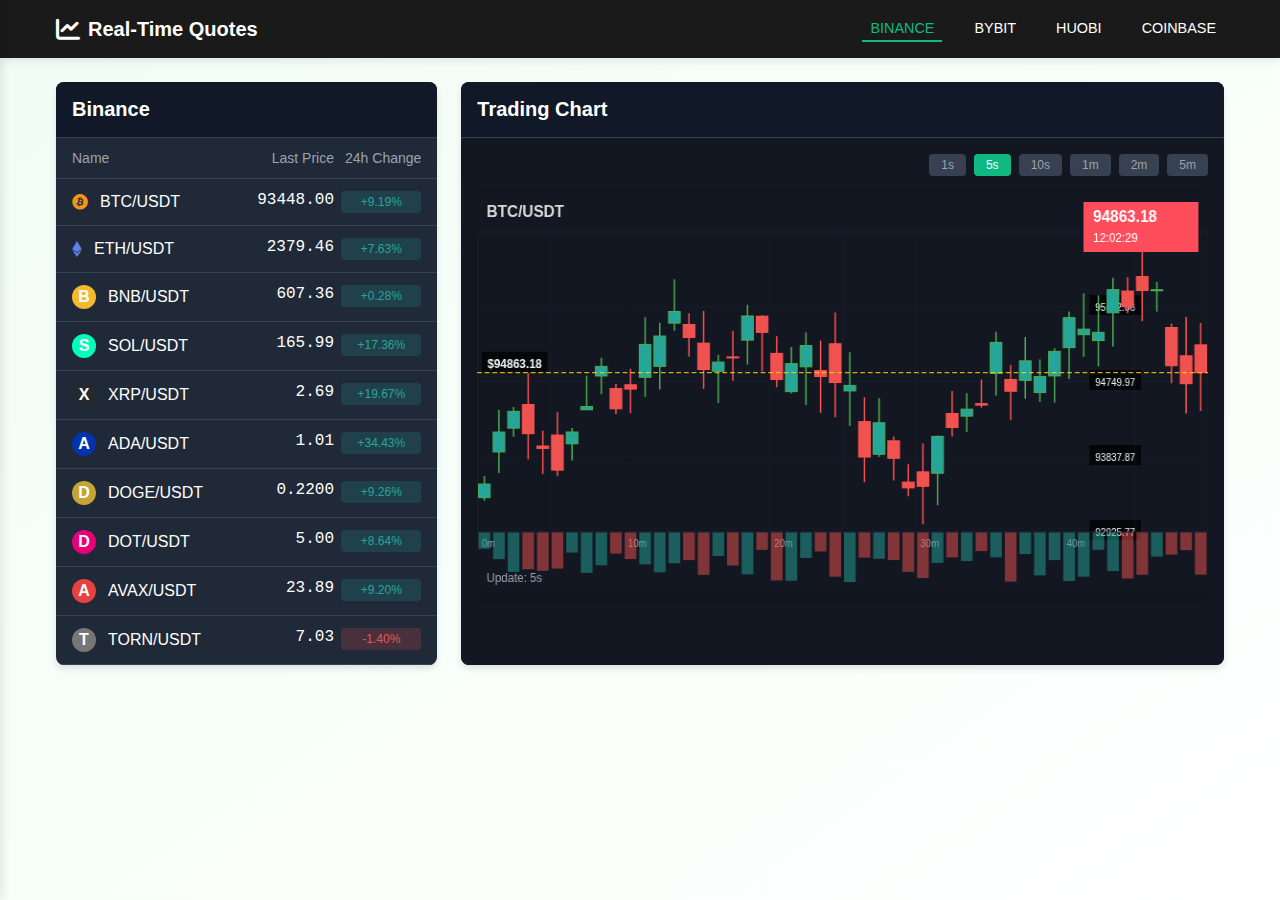
<file: trade chart/index.html>
<!DOCTYPE html>
<html lang="en">
<head>
  <meta charset="UTF-8">
  <meta name="viewport" content="width=device-width, initial-scale=1.0">
  <title>Real-Time Crypto Quotes</title>
  <link rel="stylesheet" href="styles.css">
  <link rel="stylesheet" href="https://cdnjs.cloudflare.com/ajax/libs/font-awesome/6.4.0/css/all.min.css">
</head>
<body>
  <header>
    <div class="container">
      <div class="logo">
        <i class="fa-solid fa-chart-line"></i>
        <h1>Real-Time Quotes</h1>
      </div>
      <nav class="desktop-nav">
        <ul>
          <li><button class="exchange-btn active" data-exchange="binance">BINANCE</button></li>
          <li><button class="exchange-btn" data-exchange="bybit">BYBIT</button></li>
          <li><button class="exchange-btn" data-exchange="huobi">HUOBI</button></li>
          <li><button class="exchange-btn" data-exchange="coinbase">COINBASE</button></li>
        </ul>
      </nav>
      <button class="menu-toggle" id="menuToggle">
        <i class="fa-solid fa-bars"></i>
      </button>
    </div>
  </header>

  <!-- Mobile Sidebar -->
  <div class="mobile-sidebar" id="mobileSidebar">
    <div class="sidebar-header">
      <h2>Exchanges</h2>
    </div>
    <nav class="mobile-nav">
      <ul>
        <li><button class="exchange-btn active" data-exchange="binance">BINANCE</button></li>
        <li><button class="exchange-btn" data-exchange="bybit">BYBIT</button></li>
        <li><button class="exchange-btn" data-exchange="huobi">HUOBI</button></li>
        <li><button class="exchange-btn" data-exchange="coinbase">COINBASE</button></li>
      </ul>
    </nav>
  </div>

  <main class="container">
    <div class="dashboard">
      <div class="crypto-list-container">
        <div class="card">
          <div class="card-header">
            <h2 id="exchangeTitle">Binance</h2>
          </div>
          <div class="crypto-list">
            <div class="crypto-list-header">
              <div>Name</div>
              <div>Last Price</div>
              <div>24h Change</div>
            </div>
            <div id="cryptoListContent" class="crypto-list-content">
              <!-- Crypto items will be added here by JavaScript -->
            </div>
          </div>
        </div>
      </div>

      <div class="trading-chart-container">
        <div class="card">
          <div class="card-header">
            <h2>Trading Chart</h2>
          </div>
          <div class="chart-container">
            <div class="interval-selector">
              <button class="interval-btn" data-interval="1000">1s</button>
              <button class="interval-btn active" data-interval="5000">5s</button>
              <button class="interval-btn" data-interval="10000">10s</button>
              <button class="interval-btn" data-interval="60000">1m</button>
              <button class="interval-btn" data-interval="120000">2m</button>
              <button class="interval-btn" data-interval="300000">5m</button>
            </div>
            <canvas id="tradingChart"></canvas>
          </div>
        </div>
      </div>
    </div>
  </main>

  <div id="overlay" class="overlay"></div>

  <script src="script.js"></script>
</body>
</html>
</file>
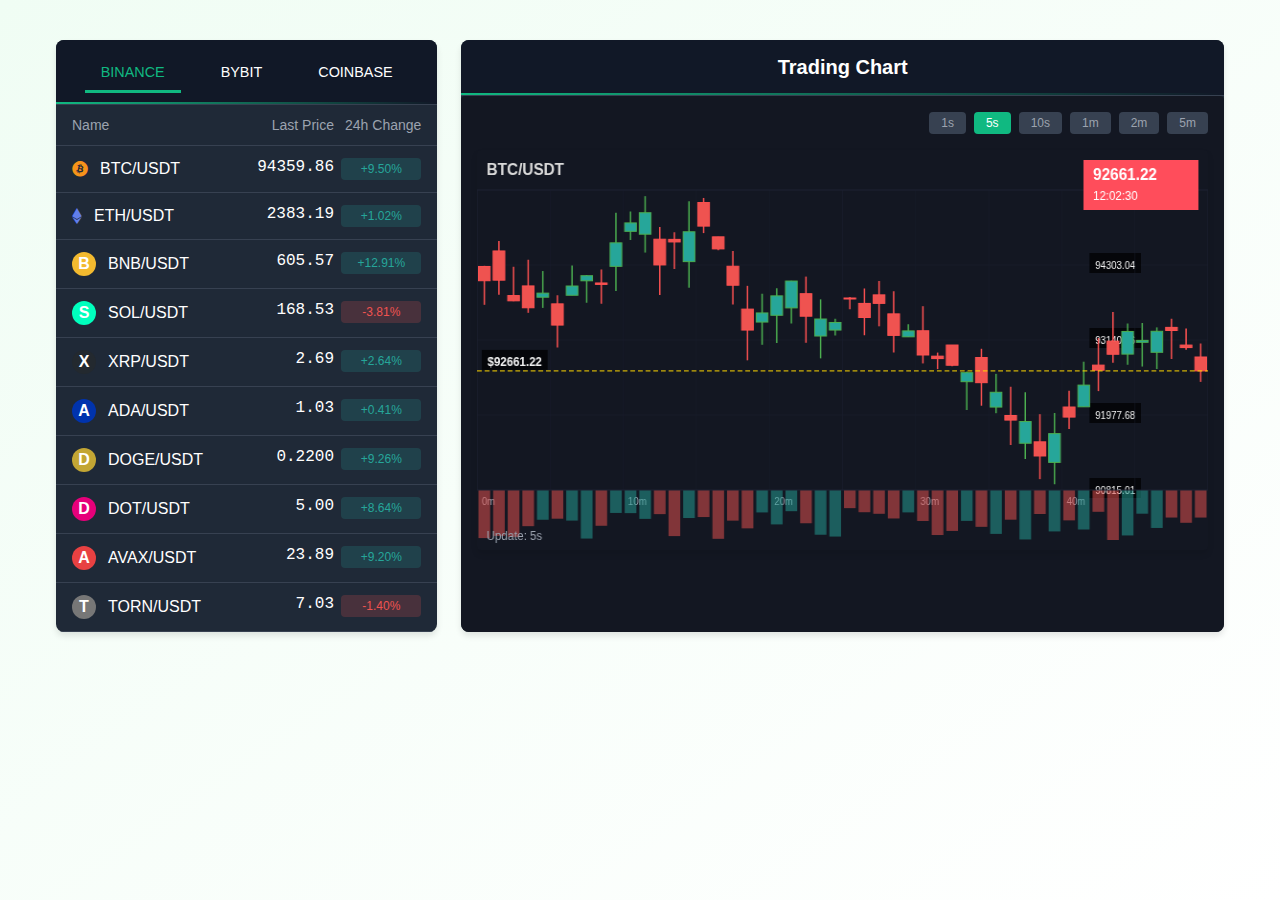
<file: treading/trading.html>
<!DOCTYPE html>
<html lang="en">
<head>
  <meta charset="UTF-8">
  <meta name="viewport" content="width=device-width, initial-scale=1.0">
  <title>Real-Time Crypto Quotes</title>
  <link rel="stylesheet" href="tradechart.css">
  <link rel="stylesheet" href="https://cdnjs.cloudflare.com/ajax/libs/font-awesome/6.4.0/css/all.min.css">
</head>
<body>
  <main class="container">
    <div class="dashboard">
      <div class="crypto-list-container">
        <div class="card">
          <div class="card-header">
            <nav class="exchange-nav">
              <ul>
                <li><button class="exchange-btn active" data-exchange="binance">BINANCE</button></li>
                <li><button class="exchange-btn" data-exchange="bybit">BYBIT</button></li>
                <li><button class="exchange-btn" data-exchange="coinbase">COINBASE</button></li>
              </ul>
            </nav>
          </div>
          <div class="crypto-list">
            <div class="crypto-list-header">
              <div>Name</div>
              <div>Last Price</div>
              <div>24h Change</div>
            </div>
            <div id="cryptoListContent" class="crypto-list-content">
              <!-- Crypto items will be added here by JavaScript -->
            </div>
          </div>
        </div>
      </div>

      <div class="trading-chart-container">
        <div class="card">
          <div class="card-header">
            <h2>Trading Chart</h2>
          </div>
          <div class="chart-container">
            <div class="interval-selector">
              <button class="interval-btn" data-interval="1000">1s</button>
              <button class="interval-btn active" data-interval="5000">5s</button>
              <button class="interval-btn" data-interval="10000">10s</button>
              <button class="interval-btn" data-interval="60000">1m</button>
              <button class="interval-btn" data-interval="120000">2m</button>
              <button class="interval-btn" data-interval="300000">5m</button>
            </div>
            <canvas id="tradingChart"></canvas>
          </div>
        </div>
      </div>
    </div>
  </main>

  <script src="tradechart.js"></script>
</body>
</html>
</file>
<file: trade chart/styles.css>
/* Base Styles */
:root {
  --primary-color: #10b981;
  --dark-bg: #1a1a1a;
  --card-bg: #1f2937;
  --card-header-bg: #111827;
  --text-light: #ffffff;
  --text-muted: #9ca3af;
  --border-color: #374151;
  --up-color: #26A69A;
  --down-color: #EF5350;
  --hover-bg: rgba(255, 255, 255, 0.05);
  --chart-bg: #131722;
  --chart-grid: #1c2030;
  --chart-text: #D9D9D9;
  --chart-highlight: #FFD700;
  --current-price-box: #ff4d5b;
}

* {
  margin: 0;
  padding: 0;
  box-sizing: border-box;
}

body {
  font-family: 'Segoe UI', Tahoma, Geneva, Verdana, sans-serif;
  background: linear-gradient(to bottom right, #f0fdf4, #ffffff);
  color: #333;
  min-height: 100vh;
}

.container {
  width: 100%;
  max-width: 1200px;
  margin: 0 auto;
  padding: 0 1rem;
}

/* Header Styles */
header {
  background-color: var(--dark-bg);
  color: var(--text-light);
  padding: 1rem 0;
  box-shadow: 0 2px 10px rgba(0, 0, 0, 0.1);
}

header .container {
  display: flex;
  justify-content: space-between;
  align-items: center;
}

.logo {
  display: flex;
  align-items: center;
  gap: 0.5rem;
}

.logo i {
  font-size: 1.5rem;
}

.logo h1 {
  font-size: 1.25rem;
  font-weight: 700;
}

nav ul {
  display: flex;
  list-style: none;
  gap: 1.5rem;
}

.exchange-btn {
  background: none;
  border: none;
  color: var(--text-light);
  cursor: pointer;
  font-size: 0.9rem;
  padding: 0.25rem 0.5rem;
  transition: all 0.3s ease;
}

.exchange-btn.active {
  border-bottom: 2px solid var(--primary-color);
  color: var(--primary-color);
}

.menu-toggle {
  display: none;
  background: none;
  border: none;
  color: var(--text-light);
  font-size: 1.25rem;
  cursor: pointer;
}

/* Mobile Sidebar */
.mobile-sidebar {
  position: fixed;
  top: 0;
  left: -250px;
  width: 250px;
  height: 100%;
  background-color: var(--dark-bg);
  z-index: 1000;
  transition: left 0.3s ease;
  box-shadow: 2px 0 10px rgba(0, 0, 0, 0.1);
}

.mobile-sidebar.active {
  left: 0;
}

.sidebar-header {
  padding: 1rem;
  border-bottom: 1px solid var(--border-color);
}

.sidebar-header h2 {
  font-size: 1.25rem;
  color: var(--text-light);
}

.mobile-nav ul {
  display: flex;
  flex-direction: column;
  padding: 1rem;
  gap: 1rem;
}

.mobile-nav .exchange-btn {
  text-align: left;
  padding: 0.5rem 0;
}

.overlay {
  position: fixed;
  top: 0;
  left: 0;
  width: 100%;
  height: 100%;
  background-color: rgba(0, 0, 0, 0.5);
  z-index: 999;
  display: none;
}

.overlay.active {
  display: block;
}

/* Dashboard Layout */
.dashboard {
  display: flex;
  flex-wrap: wrap;
  gap: 1.5rem;
  margin: 1.5rem 0;
}

.crypto-list-container {
  flex: 1;
  min-width: 300px;
}

.trading-chart-container {
  flex: 2;
  min-width: 500px;
}

/* Card Styles */
.card {
  background-color: var(--card-bg);
  border-radius: 0.5rem;
  overflow: hidden;
  box-shadow: 0 4px 6px rgba(0, 0, 0, 0.1);
  height: 100%;
  display: flex;
  flex-direction: column;
}

.card-header {
  background-color: var(--card-header-bg);
  padding: 1rem;
  border-bottom: 1px solid var(--border-color);
}

.card-header h2 {
  color: var(--text-light);
  font-size: 1.25rem;
  font-weight: 600;
}

/* Crypto List Styles */
.crypto-list {
  display: flex;
  flex-direction: column;
  height: 100%;
  overflow: hidden;
}

.crypto-list-header {
  display: grid;
  grid-template-columns: 2fr 1fr 1fr;
  padding: 0.75rem 1rem;
  color: var(--text-muted);
  font-size: 0.875rem;
  border-bottom: 1px solid var(--border-color);
}

.crypto-list-header div:nth-child(2),
.crypto-list-header div:nth-child(3) {
  text-align: right;
}

.crypto-list-content {
  overflow-y: auto;
  max-height: calc(100vh - 300px);
}

.crypto-item {
  display: grid;
  grid-template-columns: 2fr 1fr 1fr;
  padding: 0.75rem 1rem;
  border-bottom: 1px solid var(--border-color);
  color: var(--text-light);
  transition: background-color 0.3s ease;
}

.crypto-item:hover {
  background-color: var(--hover-bg);
}

.crypto-name {
  display: flex;
  align-items: center;
  gap: 0.75rem;
}

.crypto-icon {
  width: 24px;
  height: 24px;
  border-radius: 50%;
  display: flex;
  align-items: center;
  justify-content: center;
  color: white;
  font-weight: bold;
}

.crypto-symbol {
  font-weight: 500;
}

.crypto-price {
  text-align: right;
  font-family: 'Courier New', monospace;
}

.crypto-change {
  text-align: right;
}

.change-badge {
  display: inline-block;
  min-width: 80px;
  padding: 0.25rem 0.5rem;
  border-radius: 0.25rem;
  font-size: 0.75rem;
  font-weight: 500;
  text-align: center;
}

.change-up {
  background-color: rgba(38, 166, 154, 0.2);
  color: var(--up-color);
}

.change-down {
  background-color: rgba(239, 83, 80, 0.2);
  color: var(--down-color);
}

/* Price Animation */
.price-up {
  animation: flash-green 1s;
}

.price-down {
  animation: flash-red 1s;
}

@keyframes flash-green {
  0% { background-color: rgba(38, 166, 154, 0.2); }
  100% { background-color: transparent; }
}

@keyframes flash-red {
  0% { background-color: rgba(239, 83, 80, 0.2); }
  100% { background-color: transparent; }
}

/* Chart Styles */
.chart-container {
  padding: 1rem;
  height: 100%;
  background-color: var(--chart-bg);
  border-radius: 0.25rem;
}

.interval-selector {
  display: flex;
  justify-content: flex-end;
  gap: 0.5rem;
  margin-bottom: 1rem;
}

.interval-btn {
  padding: 0.25rem 0.75rem;
  font-size: 0.75rem;
  border-radius: 0.25rem;
  border: none;
  background-color: #374151;
  color: var(--text-muted);
  cursor: pointer;
  transition: all 0.3s ease;
}

.interval-btn.active {
  background-color: var(--primary-color);
  color: white;
}

.interval-btn:hover:not(.active) {
  background-color: #4B5563;
}

#tradingChart {
  width: 100%;
  height: 400px;
  border-radius: 0.25rem;
  box-shadow: 0 4px 6px rgba(0, 0, 0, 0.1);
}

/* Custom Scrollbar */
::-webkit-scrollbar {
  width: 8px;
}

::-webkit-scrollbar-track {
  background: #1a1a1a;
}

::-webkit-scrollbar-thumb {
  background: #333;
  border-radius: 4px;
}

::-webkit-scrollbar-thumb:hover {
  background: #444;
}

/* Responsive Styles */
@media (max-width: 768px) {
  .desktop-nav {
    display: none;
  }

  .menu-toggle {
    display: block;
  }

  .dashboard {
    flex-direction: column;
  }

  .crypto-list-container,
  .trading-chart-container {
    width: 100%;
    min-width: 100%;
  }

  .crypto-list-content {
    max-height: 300px;
  }

  #tradingChart {
    height: 300px;
  }
}

@media (max-width: 480px) {
  .crypto-list-header,
  .crypto-item {
    grid-template-columns: 1.5fr 1fr 1fr;
  }

  .crypto-name {
    gap: 0.5rem;
  }

  .change-badge {
    min-width: 60px;
    font-size: 0.7rem;
  }

  .interval-selector {
    flex-wrap: wrap;
  }
}
</file>
<file: treading/tradechart.css>
/* Base Styles */
:root {
  --primary-color: #10b981;
  --dark-bg: #1a1a1a;
  --card-bg: #1f2937;
  --card-header-bg: #111827;
  --text-light: #ffffff;
  --text-muted: #9ca3af;
  --border-color: #374151;
  --up-color: #26A69A;
  --down-color: #EF5350;
  --hover-bg: rgba(255, 255, 255, 0.05);
  --chart-bg: #131722;
  --chart-grid: #1c2030;
  --chart-text: #D9D9D9;
  --chart-highlight: #FFD700;
  --current-price-box: #ff4d5b;
}

* {
  margin: 0;
  padding: 0;
  box-sizing: border-box;
}

body {
  font-family: 'Segoe UI', Tahoma, Geneva, Verdana, sans-serif;
  background: linear-gradient(to bottom right, #f0fdf4, #ffffff);
  color: #333;
  min-height: 100vh;
}

.container {
  width: 100%;
  max-width: 1200px;
  margin: 0 auto;
  padding: 1rem;
}

/* Dashboard Layout */
.dashboard {
  display: flex;
  flex-wrap: wrap;
  gap: 1.5rem;
  margin: 1.5rem 0;
}

.crypto-list-container {
  flex: 1;
  min-width: 300px;
}

.trading-chart-container {
  flex: 2;
  min-width: 500px;
}

/* Card Styles */
.card {
  background-color: var(--card-bg);
  border-radius: 0.5rem;
  overflow: hidden;
  box-shadow: 0 4px 6px rgba(0, 0, 0, 0.1);
  height: 100%;
  display: flex;
  flex-direction: column;
}

.card-header {
  background-color: var(--card-header-bg);
  padding: 1rem;
  border-bottom: 1px solid var(--border-color);
  display: flex;
  justify-content: center;
  align-items: center;
  position: relative;
}

.card-header h2 {
  color: var(--text-light);
  font-size: 1.25rem;
  font-weight: 600;
}

/* Exchange Navigation */
.exchange-nav ul {
  display: flex;
  list-style: none;
  gap: 1.5rem;
  justify-content: center;
  width: 100%;
}

.exchange-btn {
  background: none;
  border: none;
  color: var(--text-light);
  cursor: pointer;
  font-size: 0.9rem;
  padding: 0.5rem 1rem;
  transition: all 0.3s ease;
  border-radius: 4px;
  position: relative;
}

.exchange-btn::after {
  content: '';
  position: absolute;
  bottom: -5px;
  left: 0;
  width: 0;
  height: 3px;
  background-color: var(--primary-color);
  transition: width 0.3s ease;
}

.exchange-btn.active {
  color: var(--primary-color);
  background-color: transparent;
}

.exchange-btn.active::after {
  width: 100%;
  animation: slide-in 0.3s ease-out;
}

@keyframes slide-in {
  0% {
    width: 0;
    left: 0;
  }
  100% {
    width: 100%;
    left: 0;
  }
}

.exchange-btn:hover:not(.active) {
  color: var(--primary-color);
}

.exchange-btn:hover:not(.active)::after {
  width: 50%;
}

/* Animated bottom line for card header */
.card-header::after {
  content: '';
  position: absolute;
  bottom: 0;
  left: 0;
  width: 100%;
  height: 2px;
  background: linear-gradient(to right, var(--primary-color), transparent);
  animation: slide-left-to-right 2s infinite;
}

@keyframes slide-left-to-right {
  0% {
    transform: translateX(-100%);
  }
  100% {
    transform: translateX(100%);
  }
}

/* Crypto List Styles */
.crypto-list {
  display: flex;
  flex-direction: column;
  height: 100%;
  overflow: hidden;
}

.crypto-list-header {
  display: grid;
  grid-template-columns: 2fr 1fr 1fr;
  padding: 0.75rem 1rem;
  color: var(--text-muted);
  font-size: 0.875rem;
  border-bottom: 1px solid var(--border-color);
}

.crypto-list-header div:nth-child(2),
.crypto-list-header div:nth-child(3) {
  text-align: right;
}

.crypto-list-content {
  overflow-y: auto;
  max-height: calc(100vh - 300px);
}

.crypto-item {
  display: grid;
  grid-template-columns: 2fr 1fr 1fr;
  padding: 0.75rem 1rem;
  border-bottom: 1px solid var(--border-color);
  color: var(--text-light);
  transition: background-color 0.3s ease;
}

.crypto-item:hover {
  background-color: var(--hover-bg);
}

.crypto-name {
  display: flex;
  align-items: center;
  gap: 0.75rem;
}

.crypto-icon {
  width: 24px;
  height: 24px;
  border-radius: 50%;
  display: flex;
  align-items: center;
  justify-content: center;
  color: white;
  font-weight: bold;
}

.crypto-symbol {
  font-weight: 500;
}

.crypto-price {
  text-align: right;
  font-family: 'Courier New', monospace;
}

.crypto-change {
  text-align: right;
}

.change-badge {
  display: inline-block;
  min-width: 80px;
  padding: 0.25rem 0.5rem;
  border-radius: 0.25rem;
  font-size: 0.75rem;
  font-weight: 500;
  text-align: center;
}

.change-up {
  background-color: rgba(38, 166, 154, 0.2);
  color: var(--up-color);
}

.change-down {
  background-color: rgba(239, 83, 80, 0.2);
  color: var(--down-color);
}

/* Price Animation */
.price-up {
  animation: flash-green 1s;
}

.price-down {
  animation: flash-red 1s;
}

@keyframes flash-green {
  0% { background-color: rgba(38, 166, 154, 0.2); }
  100% { background-color: transparent; }
}

@keyframes flash-red {
  0% { background-color: rgba(239, 83, 80, 0.2); }
  100% { background-color: transparent; }
}

/* Chart Styles */
.chart-container {
  padding: 1rem;
  height: 100%;
  background-color: var(--chart-bg);
  border-radius: 0.25rem;
}

.interval-selector {
  display: flex;
  justify-content: flex-end;
  gap: 0.5rem;
  margin-bottom: 1rem;
}

.interval-btn {
  padding: 0.25rem 0.75rem;
  font-size: 0.75rem;
  border-radius: 0.25rem;
  border: none;
  background-color: #374151;
  color: var(--text-muted);
  cursor: pointer;
  transition: all 0.3s ease;
}

.interval-btn.active {
  background-color: var(--primary-color);
  color: white;
}

.interval-btn:hover:not(.active) {
  background-color: #4B5563;
}

#tradingChart {
  width: 100%;
  height: 400px;
  border-radius: 0.25rem;
  box-shadow: 0 4px 6px rgba(0, 0, 0, 0.1);
}

/* Custom Scrollbar */
::-webkit-scrollbar {
  width: 8px;
}

::-webkit-scrollbar-track {
  background: #1a1a1a;
}

::-webkit-scrollbar-thumb {
  background: #333;
  border-radius: 4px;
}

::-webkit-scrollbar-thumb:hover {
  background: #444;
}

/* Responsive Styles */
@media (max-width: 768px) {
  .dashboard {
    flex-direction: column;
  }

  .crypto-list-container,
  .trading-chart-container {
    width: 100%;
    min-width: 100%;
  }

  .crypto-list-content {
    max-height: 300px;
  }

  #tradingChart {
    height: 300px;
  }
}

@media (max-width: 480px) {
  .crypto-list-header,
  .crypto-item {
    grid-template-columns: 1.5fr 1fr 1fr;
  }

  .crypto-name {
    gap: 0.5rem;
  }

  .change-badge {
    min-width: 60px;
    font-size: 0.7rem;
  }

  .interval-selector {
    flex-wrap: wrap;
  }
}
</file>
